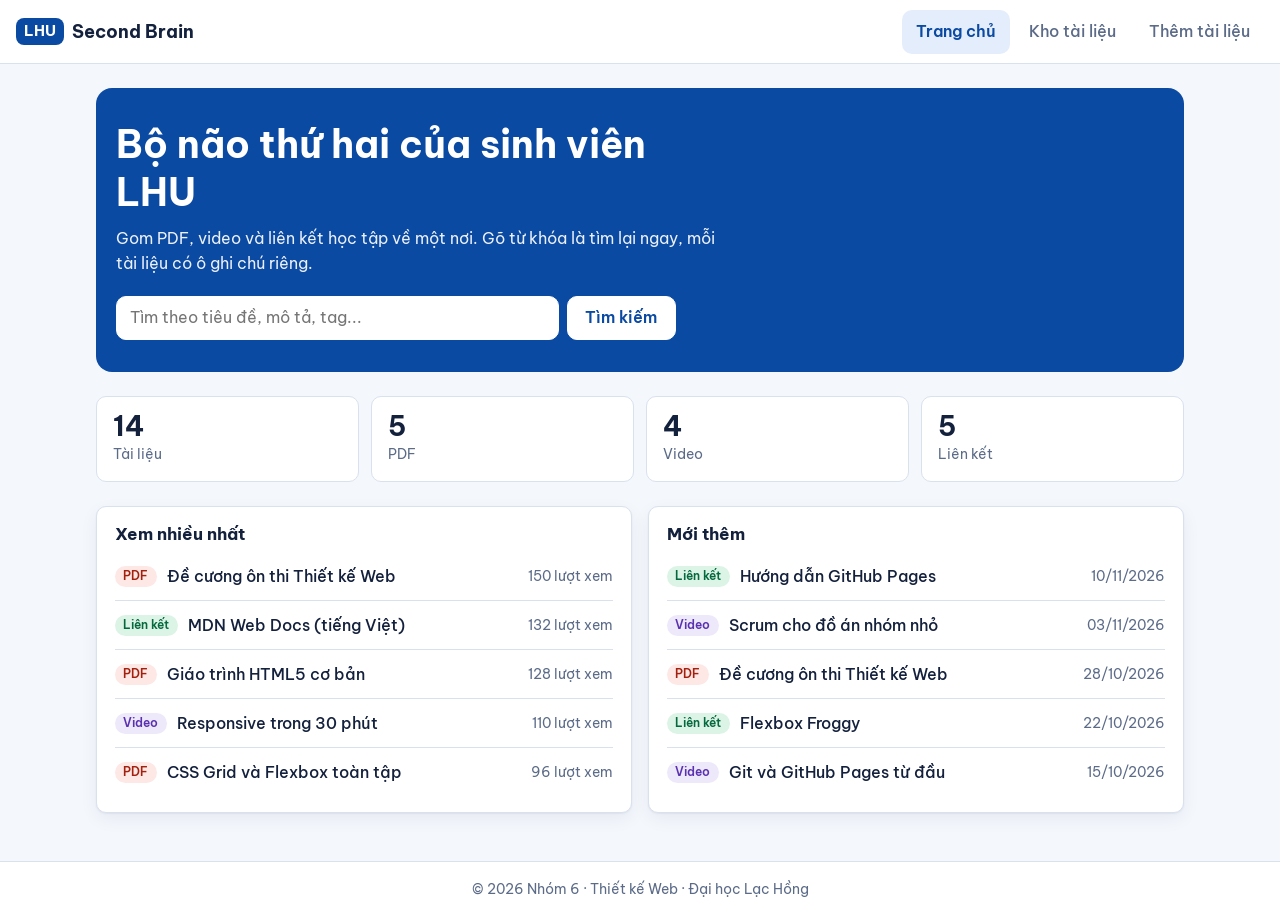
<file: index.html>
<!DOCTYPE html>
<html lang="vi">
<head>
<meta charset="UTF-8">
<meta name="viewport" content="width=device-width, initial-scale=1, viewport-fit=cover">
<title>LHU Second Brain · Kho tài liệu cá nhân</title>
<link rel="preconnect" href="https://fonts.googleapis.com">
<link rel="stylesheet" href="https://fonts.googleapis.com/css2?family=Be+Vietnam+Pro:wght@400;500;600;700&display=swap">
<style>
:root{
  --bg:#f4f7fc;--surface:#fff;--ink:#14213d;--muted:#5b6b88;--line:#d9e1ef;
  --primary:#0b4aa2;--primary-ink:#fff;--primary-soft:#e4edfb;--danger:#b42318;--ok:#067647;
  --pdf-bg:#fde8e6;--pdf-fg:#a3200f;--video-bg:#eee8fb;--video-fg:#5a32b0;--link-bg:#dcf4e6;--link-fg:#05683e;
  --r:10px;--shadow:0 1px 2px rgba(20,33,61,.06),0 6px 18px rgba(20,33,61,.06);
  --font:"Be Vietnam Pro",system-ui,-apple-system,"Segoe UI",Roboto,Arial,sans-serif;
  color-scheme:light;
  box-sizing:border-box;padding-top:env(safe-area-inset-top,0px);padding-bottom:env(safe-area-inset-bottom,0px);
}
@media (prefers-color-scheme:dark){:root:not([data-theme="light"]){
  --bg:#0c1426;--surface:#14203a;--ink:#e8eefb;--muted:#9fb0cf;--line:#26385c;
  --primary:#6aa4ff;--primary-ink:#06142e;--primary-soft:#1a2c52;--danger:#ff8a7a;--ok:#5fd39b;
  --pdf-bg:#4a1d18;--pdf-fg:#ffb4a8;--video-bg:#33265c;--video-fg:#cdb8ff;--link-bg:#12402c;--link-fg:#8be0b4;
  --shadow:none;color-scheme:dark}}
:root[data-theme="dark"]{
  --bg:#0c1426;--surface:#14203a;--ink:#e8eefb;--muted:#9fb0cf;--line:#26385c;
  --primary:#6aa4ff;--primary-ink:#06142e;--primary-soft:#1a2c52;--danger:#ff8a7a;--ok:#5fd39b;
  --pdf-bg:#4a1d18;--pdf-fg:#ffb4a8;--video-bg:#33265c;--video-fg:#cdb8ff;--link-bg:#12402c;--link-fg:#8be0b4;
  --shadow:none;color-scheme:dark}
html{height:100%;scroll-padding-top:env(safe-area-inset-top,0px)}
*,*::before,*::after{box-sizing:inherit}
body{margin:0;min-height:100%;background:var(--bg);color:var(--ink);font:400 16px/1.6 var(--font);display:flex;flex-direction:column}
h1,h2,h3{line-height:1.25;margin:0}
button,input,select,textarea{font:inherit;color:inherit}
a{color:var(--primary)}
:focus-visible{outline:3px solid var(--primary);outline-offset:2px}
.wrap{width:100%;max-width:1120px;margin:0 auto;padding:0 1rem}

/* Header */
.top{background:var(--surface);border-bottom:1px solid var(--line)}
.nav{display:flex;align-items:center;justify-content:space-between;gap:.75rem;flex-wrap:wrap;padding:.6rem 1rem}
.brand{font-weight:700;font-size:1.1rem;color:var(--ink);text-decoration:none;display:flex;gap:.5rem;align-items:center}
.brand b{background:var(--primary);color:var(--primary-ink);border-radius:8px;padding:.1rem .5rem;font-size:.95rem}
.menu{display:flex;gap:.25rem;list-style:none;margin:0;padding:0;flex-wrap:wrap}
.menu a{display:inline-flex;align-items:center;min-height:44px;padding:0 .9rem;border-radius:var(--r);text-decoration:none;color:var(--muted);font-weight:500}
.menu a:hover{background:var(--primary-soft);color:var(--ink)}
.menu a[aria-current="page"]{background:var(--primary-soft);color:var(--primary);font-weight:600}
main{flex:1;padding:1.5rem 0 3rem}
.view[hidden]{display:none}

/* Buttons & fields */
.btn{display:inline-flex;align-items:center;justify-content:center;gap:.4rem;min-height:44px;padding:0 1.1rem;border-radius:var(--r);border:1px solid var(--primary);background:var(--primary);color:var(--primary-ink);font-weight:600;cursor:pointer;text-decoration:none;transition:filter .15s,background .15s}
.btn:hover{filter:brightness(1.08)}
.btn:disabled,.btn[aria-disabled="true"]{opacity:.45;cursor:not-allowed;filter:none}
.btn.ghost{background:transparent;color:var(--primary)}
.btn.ghost:hover{background:var(--primary-soft)}
.btn.danger{background:transparent;border-color:var(--danger);color:var(--danger)}
.input{width:100%;min-height:44px;padding:.5rem .8rem;border:1px solid var(--line);border-radius:var(--r);background:var(--surface)}
textarea.input{resize:vertical;min-height:7rem}
.input[aria-invalid="true"]{border-color:var(--danger)}
.err{display:block;min-height:1.25rem;color:var(--danger);font-size:.85rem}

/* Hero */
.hero{background:var(--primary);color:var(--primary-ink);border-radius:16px;padding:2rem 1.25rem;margin-bottom:1.5rem}
.hero h1{font-size:clamp(1.6rem,4vw,2.4rem);max-width:20ch}
.hero p{margin:.6rem 0 1.2rem;max-width:56ch;opacity:.92}
.hero form{display:flex;gap:.5rem;flex-wrap:wrap;max-width:560px}
.hero .input{flex:1 1 220px;color:#14213d;background:#fff;border-color:#fff}
.hero .btn{background:#fff;color:#0b4aa2;border-color:#fff}

/* Home */
.stats{display:grid;grid-template-columns:repeat(4,1fr);gap:.75rem;margin-bottom:1.5rem}
.stat{background:var(--surface);border:1px solid var(--line);border-radius:var(--r);padding:.9rem 1rem}
.stat strong{display:block;font-size:1.7rem;line-height:1.1}
.stat span{color:var(--muted);font-size:.9rem}
.cols{display:grid;grid-template-columns:1fr 1fr;gap:1rem}
.panel{background:var(--surface);border:1px solid var(--line);border-radius:var(--r);padding:1rem 1.1rem;box-shadow:var(--shadow)}
.panel h2{font-size:1.05rem;margin-bottom:.5rem}
.rows{list-style:none;margin:0;padding:0}
.rows li+li{border-top:1px solid var(--line)}
.row-btn{width:100%;display:flex;align-items:center;gap:.6rem;min-height:48px;padding:.4rem 0;background:none;border:0;text-align:left;cursor:pointer}
.row-btn:hover .row-t{color:var(--primary)}
.row-t{flex:1;font-weight:500;min-width:0}
.row-m{color:var(--muted);font-size:.85rem;white-space:nowrap}

/* Badge, chips */
.badge{display:inline-block;padding:.05rem .55rem;border-radius:99px;font-size:.78rem;font-weight:600;white-space:nowrap}
.badge.pdf{background:var(--pdf-bg);color:var(--pdf-fg)}
.badge.video{background:var(--video-bg);color:var(--video-fg)}
.badge.link{background:var(--link-bg);color:var(--link-fg)}
.chips{display:flex;flex-wrap:wrap;gap:.4rem}
.chip{min-height:44px;padding:0 .9rem;border-radius:99px;border:1px solid var(--line);background:var(--surface);cursor:pointer;transition:background .15s}
.chip:hover{background:var(--primary-soft)}
.chip[aria-pressed="true"]{background:var(--primary);border-color:var(--primary);color:var(--primary-ink);font-weight:600}
.tag{display:inline-block;padding:0 .5rem;border-radius:6px;background:var(--primary-soft);color:var(--primary);font-size:.8rem}

/* Library */
.page-h{font-size:1.6rem;margin-bottom:1rem}
.toolbar{display:grid;grid-template-columns:1fr auto auto auto;gap:.5rem;margin-bottom:.9rem}
.seg{display:flex;border:1px solid var(--line);border-radius:var(--r);overflow:hidden}
.seg button{min-height:44px;padding:0 .9rem;border:0;background:var(--surface);cursor:pointer}
.seg button[aria-pressed="true"]{background:var(--primary);color:var(--primary-ink);font-weight:600}
.count{color:var(--muted);margin:.9rem 0 .75rem}
.docs.card-view{display:grid;grid-template-columns:repeat(3,1fr);gap:1rem}
.doc{background:var(--surface);border:1px solid var(--line);border-radius:var(--r);padding:1rem;cursor:pointer;display:flex;flex-direction:column;gap:.5rem;transition:border-color .15s,box-shadow .15s}
.doc:hover{border-color:var(--primary);box-shadow:var(--shadow)}
.doc h3{font-size:1.02rem}
.doc .desc{margin:0;color:var(--muted);font-size:.92rem;display:-webkit-box;-webkit-line-clamp:2;-webkit-box-orient:vertical;overflow:hidden}
.doc .tags{display:flex;flex-wrap:wrap;gap:.3rem}
.doc .meta{margin-top:auto;display:flex;justify-content:space-between;gap:.5rem;color:var(--muted);font-size:.82rem}
.docs.list-view{display:flex;flex-direction:column;gap:.5rem}
.list-view .doc{flex-direction:row;flex-wrap:wrap;align-items:center;gap:.4rem .8rem;padding:.6rem .9rem}
.list-view .doc h3{flex:1 1 220px;min-width:0}
.list-view .doc .desc{display:none}
.list-view .doc .meta{margin:0;gap:.8rem}
.empty{text-align:center;padding:2.5rem 1rem;background:var(--surface);border:1px dashed var(--line);border-radius:var(--r)}
.empty h2{font-size:1.15rem;margin-bottom:.4rem}
.empty p{color:var(--muted);margin:0 0 1rem}

/* Detail & form */
.back{margin-bottom:1rem}
.grid2{display:grid;grid-template-columns:1.3fr 1fr;gap:1rem;align-items:start}
.card{background:var(--surface);border:1px solid var(--line);border-radius:var(--r);padding:1.25rem;box-shadow:var(--shadow)}
.dmeta{display:flex;flex-wrap:wrap;gap:.4rem .9rem;align-items:center;color:var(--muted);font-size:.9rem;margin-bottom:.7rem}
.card h1{font-size:1.6rem;margin-bottom:.7rem}
.sum{background:var(--bg);border-radius:var(--r);padding:.8rem 1rem;margin:1rem 0}
.sum b{display:block;font-size:.85rem;color:var(--muted);margin-bottom:.2rem}
.sum p{margin:0}
.actions{display:flex;gap:.5rem;flex-wrap:wrap;margin-top:.5rem}
.foot{display:flex;justify-content:space-between;gap:.5rem;margin:.2rem 0 .6rem;color:var(--muted);font-size:.85rem}
.rel{margin-top:1.5rem}
.rel h2{font-size:1.1rem;margin-bottom:.6rem}
.sub{color:var(--muted);margin:.2rem 0 1rem}
.form{max-width:680px}
.f2{display:grid;grid-template-columns:2fr 1fr;gap:1rem}
label{display:block;font-weight:600;margin-bottom:.25rem}
label small{font-weight:400;color:var(--muted)}
.fg{margin-bottom:.4rem}
.state{max-width:520px;margin:2rem auto;text-align:center}

/* Toast */
.toast{position:fixed;left:50%;bottom:calc(1.25rem + env(safe-area-inset-bottom,0px));transform:translate(-50%,20px);opacity:0;pointer-events:none;background:var(--ink);color:var(--bg);padding:.7rem 1.1rem;border-radius:var(--r);font-weight:500;transition:opacity .2s,transform .2s;max-width:90vw;z-index:20}
.toast.show{opacity:1;transform:translate(-50%,0)}
.toast.error{background:var(--danger);color:#fff}
.foot-site{border-top:1px solid var(--line);background:var(--surface);color:var(--muted);text-align:center;padding:1rem;font-size:.88rem}

@media (max-width:900px){
  .docs.card-view{grid-template-columns:repeat(2,1fr)}
  .grid2,.cols{grid-template-columns:1fr}
  .toolbar{grid-template-columns:1fr 1fr}
  .toolbar .input{grid-column:1/-1}
}
@media (max-width:560px){
  .docs.card-view{grid-template-columns:1fr}
  .stats{grid-template-columns:repeat(2,1fr)}
  .f2{grid-template-columns:1fr}
  .toolbar{grid-template-columns:1fr}
  .seg button{flex:1}
}
@media (prefers-reduced-motion:reduce){*{transition:none!important}}
</style>
</head>
<body>
<header class="top">
  <nav class="nav" aria-label="Điều hướng chính">
    <a class="brand" href="#home"><b>LHU</b> Second Brain</a>
    <ul class="menu">
      <li><a href="#home" data-nav="home">Trang chủ</a></li>
      <li><a href="#library" data-nav="library">Kho tài liệu</a></li>
      <li><a href="#add" data-nav="add">Thêm tài liệu</a></li>
    </ul>
  </nav>
</header>

<main>
<div class="wrap">

<!-- TRANG CHỦ -->
<section class="view" id="v-home" hidden>
  <div class="hero">
    <h1>Bộ não thứ hai của sinh viên LHU</h1>
    <p>Gom PDF, video và liên kết học tập về một nơi. Gõ từ khóa là tìm lại ngay, mỗi tài liệu có ô ghi chú riêng.</p>
    <form id="hero-form" role="search">
      <input class="input" id="hero-q" type="search" placeholder="Tìm theo tiêu đề, mô tả, tag..." aria-label="Tìm tài liệu" autocomplete="off">
      <button class="btn" type="submit">Tìm kiếm</button>
    </form>
  </div>
  <div class="stats" id="stats"></div>
  <div class="cols">
    <section class="panel"><h2>Xem nhiều nhất</h2><ul class="rows" id="top-viewed"></ul></section>
    <section class="panel"><h2>Mới thêm</h2><ul class="rows" id="recent"></ul></section>
  </div>
</section>

<!-- KHO TÀI LIỆU -->
<section class="view" id="v-library" hidden>
  <h1 class="page-h">Kho tài liệu</h1>
  <div class="toolbar">
    <input class="input" id="search-input" type="search" placeholder="Tìm theo tiêu đề, mô tả, tag..." aria-label="Tìm tài liệu" autocomplete="off">
    <select class="input" id="type-filter" aria-label="Lọc theo định dạng">
      <option value="all">Tất cả định dạng</option><option value="pdf">PDF</option><option value="video">Video</option><option value="link">Liên kết</option>
    </select>
    <select class="input" id="sort-select" aria-label="Sắp xếp">
      <option value="views">Xem nhiều nhất</option><option value="date">Mới nhất</option><option value="title">Tên A → Z</option>
    </select>
    <div class="seg" id="view-toggle" role="group" aria-label="Kiểu hiển thị">
      <button type="button" data-view="card" aria-pressed="true">Thẻ</button>
      <button type="button" data-view="list" aria-pressed="false">Danh sách</button>
    </div>
  </div>
  <div class="chips" id="tag-chips" aria-label="Lọc theo tag"></div>
  <p class="count" id="result-count" aria-live="polite"></p>
  <div class="docs card-view" id="doc-container"></div>
</section>

<!-- CHI TIẾT -->
<section class="view" id="v-detail" hidden>
  <div class="back"><a class="btn ghost" href="#library">← Quay về Kho tài liệu</a></div>
  <div class="card state" id="not-found" hidden>
    <h2>Không tìm thấy tài liệu</h2>
    <p class="sub">Tài liệu không tồn tại hoặc bạn mở trang này khi chưa chọn tài liệu nào.</p>
    <a class="btn" href="#library">Về Kho tài liệu</a>
  </div>
  <div id="detail-body" hidden>
    <div class="grid2">
      <article class="card">
        <div class="dmeta"><span class="badge" id="d-badge"></span><span id="d-date"></span><span id="d-views"></span></div>
        <h1 id="d-title"></h1>
        <div class="chips" id="d-tags"></div>
        <div class="sum"><b>Mô tả</b><p id="d-desc"></p></div>
        <div class="actions"><a class="btn" id="d-open" target="_blank" rel="noopener noreferrer">Mở tài liệu</a></div>
      </article>
      <aside class="card">
        <h2>Ghi chú cá nhân</h2>
        <p class="sub">Ghi chú riêng của bạn về tài liệu này, tối đa 500 ký tự.</p>
        <label class="sr" for="note" style="position:absolute;left:-9999px">Ghi chú</label>
        <textarea class="input" id="note" maxlength="500" placeholder="Viết ghi chú của bạn ở đây..."></textarea>
        <div class="foot"><span class="err" id="note-err"></span><span id="note-count">0/500</span></div>
        <div class="actions">
          <button class="btn" id="note-save" type="button">Lưu ghi chú</button>
          <button class="btn danger" id="note-del" type="button">Xóa ghi chú</button>
        </div>
      </aside>
    </div>
    <section class="rel" id="rel-sec" hidden><h2>Tài liệu liên quan</h2><div class="docs card-view" id="rel-grid"></div></section>
  </div>
</section>

<!-- THÊM TÀI LIỆU -->
<section class="view" id="v-add" hidden>
  <div class="card form">
    <h1 class="page-h" style="margin-bottom:.2rem">Thêm tài liệu mới</h1>
    <p class="sub">Điền thông tin bên dưới. Nút lưu sẽ bật khi mọi trường hợp lệ.</p>
    <form id="add-form" novalidate>
      <div class="f2">
        <div class="fg"><label for="f-title">Tiêu đề</label>
          <input class="input" id="f-title" maxlength="100" placeholder="VD: Giáo trình HTML5 cơ bản" autocomplete="off">
          <span class="err" id="e-title"></span></div>
        <div class="fg"><label for="f-type">Định dạng</label>
          <select class="input" id="f-type"><option value="">-- Chọn --</option><option value="pdf">PDF</option><option value="video">Video</option><option value="link">Liên kết</option></select>
          <span class="err" id="e-type"></span></div>
      </div>
      <div class="fg"><label for="f-url">Đường dẫn URL <small id="url-hint">(bắt buộc với Video và Liên kết)</small></label>
        <input class="input" id="f-url" type="url" placeholder="https://example.com/tai-lieu" autocomplete="off">
        <span class="err" id="e-url"></span></div>
      <div class="fg"><label for="f-tags">Tags <small>(cách nhau bằng dấu phẩy, tối đa 5)</small></label>
        <input class="input" id="f-tags" placeholder="VD: html, css, ôn thi" autocomplete="off">
        <span class="err" id="e-tags"></span></div>
      <div class="fg"><label for="f-desc">Mô tả</label>
        <textarea class="input" id="f-desc" maxlength="200" placeholder="Mô tả ngắn gọn nội dung tài liệu..."></textarea>
        <div class="foot"><span class="err" id="e-desc"></span><span id="desc-count">0/200</span></div></div>
      <div class="actions"><button class="btn" id="add-submit" type="submit" disabled>Lưu tài liệu</button><a class="btn ghost" href="#library">Hủy</a></div>
    </form>
  </div>
</section>

</div>
</main>
<footer class="foot-site">© 2026 Nhóm 6 · Thiết kế Web · Đại học Lạc Hồng</footer>
<div class="toast" id="toast" role="status" aria-live="polite"></div>

<script>
/* ========== DATA (Data Contract: id,title,type,tags,description,url,views,addedAt,note) ========== */
const DOCUMENTS=[
{id:1,title:"Giáo trình HTML5 cơ bản",type:"pdf",tags:["html","co-ban"],description:"Cấu trúc trang, thẻ semantic, form và bảng. Phù hợp ôn lại kiến thức nền trước khi làm đồ án.",url:"#",views:128,addedAt:"2026-09-05",note:""},
{id:2,title:"CSS Grid và Flexbox toàn tập",type:"pdf",tags:["css","layout"],description:"Cách dựng bố cục hai chiều bằng Grid và một chiều bằng Flexbox, kèm ví dụ responsive.",url:"#",views:96,addedAt:"2026-09-12",note:""},
{id:3,title:"JavaScript thuần: DOM và sự kiện",type:"pdf",tags:["javascript","dom"],description:"Chọn phần tử, gắn sự kiện, tạo và cập nhật giao diện bằng JavaScript không dùng thư viện.",url:"#",views:84,addedAt:"2026-09-20",note:""},
{id:4,title:"Cẩm nang Git cho làm việc nhóm",type:"pdf",tags:["git","lam-nhom"],description:"Quy trình nhánh, commit, pull request và cách giải quyết xung đột khi nhiều người cùng sửa.",url:"#",views:72,addedAt:"2026-10-01",note:""},
{id:5,title:"Đề cương ôn thi Thiết kế Web",type:"pdf",tags:["on-thi","html","css"],description:"Tổng hợp câu hỏi trọng tâm và bài tập mẫu của học phần Thiết kế Web.",url:"#",views:150,addedAt:"2026-10-28",note:""},
{id:6,title:"Responsive trong 30 phút",type:"video",tags:["css","responsive"],description:"Media query, đơn vị tương đối và cách kiểm tra giao diện ở 360, 768 và 1280px.",url:"#",views:110,addedAt:"2026-09-18",note:""},
{id:7,title:"Luyện Regex kiểm tra form",type:"video",tags:["javascript","regex"],description:"Viết biểu thức chính quy kiểm tra email, URL, số điện thoại và báo lỗi ngay khi gõ.",url:"#",views:67,addedAt:"2026-10-08",note:""},
{id:8,title:"Git và GitHub Pages từ đầu",type:"video",tags:["git","deploy"],description:"Tạo repo, đẩy code và bật GitHub Pages để có đường dẫn demo công khai.",url:"#",views:58,addedAt:"2026-10-15",note:""},
{id:9,title:"Scrum cho đồ án nhóm nhỏ",type:"video",tags:["lam-nhom","scrum"],description:"Chia Sprint ngắn, họp nhanh và theo dõi tiến độ bằng bảng Kanban.",url:"#",views:44,addedAt:"2026-11-03",note:""},
{id:10,title:"MDN Web Docs (tiếng Việt)",type:"link",tags:["html","css","javascript","tra-cuu"],description:"Tài liệu tra cứu chuẩn cho HTML, CSS và JavaScript, có ví dụ chạy thử.",url:"https://developer.mozilla.org/vi/",views:132,addedAt:"2026-09-02",note:""},
{id:11,title:"Can I use",type:"link",tags:["css","tra-cuu"],description:"Kiểm tra trình duyệt nào hỗ trợ tính năng CSS, HTML hoặc JavaScript bạn định dùng.",url:"https://caniuse.com/",views:49,addedAt:"2026-09-25",note:""},
{id:12,title:"Regex101",type:"link",tags:["regex","tra-cuu"],description:"Thử và giải thích biểu thức chính quy trực tiếp, hữu ích khi viết validation.",url:"https://regex101.com/",views:61,addedAt:"2026-10-11",note:""},
{id:13,title:"Flexbox Froggy",type:"link",tags:["css","layout","luyen-tap"],description:"Trò chơi luyện Flexbox qua các màn thử thách ngắn.",url:"https://flexboxfroggy.com/#vi",views:38,addedAt:"2026-10-22",note:""},
{id:14,title:"Hướng dẫn GitHub Pages",type:"link",tags:["git","deploy"],description:"Trang chính thức hướng dẫn xuất bản website tĩnh từ repository.",url:"https://docs.github.com/en/pages",views:41,addedAt:"2026-11-10",note:""}
];

/* ========== STORAGE (chỉ nơi này chạm localStorage; có dự phòng bộ nhớ khi bị chặn) ========== */
const KBStorage=(()=>{
  const mem={};
  const read=(k,def)=>{try{const v=localStorage.getItem(k);if(v!==null)return JSON.parse(v)}catch(e){}return mem[k]!==undefined?mem[k]:def};
  const write=(k,v)=>{mem[k]=v;try{localStorage.setItem(k,JSON.stringify(v))}catch(e){}return true};
  const userDocs=()=>read("kb_user_docs",[]);
  const notes=()=>read("kb_notes",{});
  const views=()=>read("kb_views",{});
  return{
    getAllDocuments(){
      const n=notes(),v=views();
      return DOCUMENTS.concat(userDocs()).map(d=>({...d,tags:[...d.tags],views:d.views+(v[d.id]||0),note:n[d.id]!==undefined?n[d.id]:d.note}));
    },
    addDocument(data){
      try{
        const list=userDocs();
        const id=Math.max(999,...list.map(d=>d.id))+1;
        const doc={id,title:data.title,type:data.type,tags:data.tags,description:data.description,url:data.url||"#",views:0,addedAt:new Date().toISOString().slice(0,10),note:""};
        write("kb_user_docs",list.concat(doc));return doc;
      }catch(e){return null}
    },
    increaseViews(id){const v=views();v[id]=(v[id]||0)+1;write("kb_views",v)},
    saveNote(id,text){const n=notes();n[id]=text;write("kb_notes",n)},
    deleteNote(id){const n=notes();n[id]="";write("kb_notes",n)}
  };
})();

/* ========== LOGIC (hàm thuần, không sửa mảng gốc, không đụng DOM) ========== */
const vn=s=>String(s).normalize("NFD").replace(/[\u0300-\u036f]/g,"").replace(/đ/g,"d").replace(/Đ/g,"D").toLowerCase().replace(/-/g," ").replace(/\s+/g," ").trim();
const Logic={
  filterByKeyword(docs,kw){const k=vn(kw||"");if(!k)return[...docs];return docs.filter(d=>vn([d.title,d.description,...d.tags].join(" ")).includes(k))},
  filterByType(docs,t){return!t||t==="all"?[...docs]:docs.filter(d=>d.type===t)},
  filterByTag(docs,tag){return!tag?[...docs]:docs.filter(d=>d.tags.includes(tag))},
  sortByViews(docs,o="desc"){return[...docs].sort((a,b)=>o==="asc"?a.views-b.views:b.views-a.views)},
  sortByDate(docs,o="desc"){return[...docs].sort((a,b)=>o==="asc"?Date.parse(a.addedAt)-Date.parse(b.addedAt):Date.parse(b.addedAt)-Date.parse(a.addedAt))},
  sortByTitle(docs){return[...docs].sort((a,b)=>a.title.localeCompare(b.title,"vi"))},
  getTopViewed(docs,n=5){return Logic.sortByViews(docs).slice(0,n)},
  getRecent(docs,n=5){return Logic.sortByDate(docs).slice(0,n)},
  getAllTags(docs){return[...new Set(docs.flatMap(d=>d.tags))].sort((a,b)=>a.localeCompare(b,"vi"))},
  countByType(docs){return docs.reduce((c,d)=>{c[d.type]=(c[d.type]||0)+1;return c},{pdf:0,video:0,link:0})},
  findById(docs,id){return docs.find(d=>d.id===Number(id))||null},
  findRelated(docs,doc,n=3){
    return docs.filter(d=>d.id!==doc.id).map(d=>({d,s:d.tags.filter(t=>doc.tags.includes(t)).length*2+(d.type===doc.type?1:0),c:d.tags.filter(t=>doc.tags.includes(t)).length}))
      .filter(x=>x.c>0).sort((a,b)=>b.s-a.s||b.d.views-a.d.views).slice(0,n).map(x=>x.d)},
  applyFilters(docs,o){
    let r=Logic.filterByKeyword(docs,o.keyword);r=Logic.filterByType(r,o.type);r=Logic.filterByTag(r,o.tag);
    return o.sortBy==="date"?Logic.sortByDate(r):o.sortBy==="title"?Logic.sortByTitle(r):Logic.sortByViews(r)}
};

/* ========== UI ========== */
const $=id=>document.getElementById(id);
const esc=s=>String(s).replace(/[&<>"']/g,c=>({"&":"&amp;","<":"&lt;",">":"&gt;",'"':"&quot;","'":"&#39;"}[c]));
const TYPE_LABEL={pdf:"PDF",video:"Video",link:"Liên kết"};
const fmtDate=d=>d.split("-").reverse().join("/");
const badge=t=>`<span class="badge ${t}">${TYPE_LABEL[t]}</span>`;
let toastTimer;
function toast(msg,kind){const t=$("toast");t.textContent=msg;t.className="toast show"+(kind==="error"?" error":"");clearTimeout(toastTimer);toastTimer=setTimeout(()=>t.classList.remove("show"),2200)}

const UI={
  cards(docs,el){el.innerHTML=docs.map(d=>`<article class="doc" tabindex="0" role="link" data-open="${d.id}" aria-label="${esc(d.title)}">
    <div>${badge(d.type)}</div><h3>${esc(d.title)}</h3><p class="desc">${esc(d.description)}</p>
    <div class="tags">${d.tags.map(t=>`<span class="tag">${esc(t)}</span>`).join("")}</div>
    <div class="meta"><span>${d.views} lượt xem</span><span>${fmtDate(d.addedAt)}</span></div></article>`).join("")},
  chips(tags,el,active){el.innerHTML=tags.map(t=>`<button class="chip" type="button" data-tag="${esc(t)}" aria-pressed="${t===active}">${esc(t)}</button>`).join("")},
  empty(el){el.innerHTML=`<div class="empty" style="grid-column:1/-1"><h2>Không tìm thấy tài liệu phù hợp</h2><p>Thử đổi từ khóa hoặc bỏ bớt bộ lọc.</p><button class="btn" type="button" data-clear>Xóa bộ lọc</button></div>`},
  rows(docs,el,metaFn){el.innerHTML=docs.map(d=>`<li><button class="row-btn" type="button" data-open="${d.id}">${badge(d.type)}<span class="row-t">${esc(d.title)}</span><span class="row-m">${metaFn(d)}</span></button></li>`).join("")}
};

/* ========== TRẠNG THÁI & ĐIỀU HƯỚNG ========== */
const state={q:"",type:"all",tag:"",sortBy:"views",view:"card",currentId:null};
const ROUTES=["home","library","detail","add"];

function route(){
  const name=ROUTES.includes(location.hash.slice(1))?location.hash.slice(1):"home";
  ROUTES.forEach(r=>$("v-"+r).hidden=r!==name);
  document.querySelectorAll("[data-nav]").forEach(a=>{const on=a.dataset.nav===name||(name==="detail"&&a.dataset.nav==="library");on?a.setAttribute("aria-current","page"):a.removeAttribute("aria-current")});
  ({home:renderHome,library:renderLibrary,detail:renderDetail,add:renderAddForm})[name]();
  window.scrollTo(0,0);
}
function go(name){location.hash==="#"+name?route():(location.hash=name)}
function openDetail(id){state.currentId=Number(id);KBStorage.increaseViews(state.currentId);go("detail")}  // tăng lượt xem đúng 1 lần mỗi lần mở

/* --- Trang chủ --- */
function renderHome(){
  const docs=KBStorage.getAllDocuments(),c=Logic.countByType(docs);
  $("stats").innerHTML=[[docs.length,"Tài liệu"],[c.pdf,"PDF"],[c.video,"Video"],[c.link,"Liên kết"]].map(([n,l])=>`<div class="stat"><strong>${n}</strong><span>${l}</span></div>`).join("");
  UI.rows(Logic.getTopViewed(docs),$("top-viewed"),d=>d.views+" lượt xem");
  UI.rows(Logic.getRecent(docs),$("recent"),d=>fmtDate(d.addedAt));
}

/* --- Kho tài liệu --- */
function renderLibrary(){
  const docs=KBStorage.getAllDocuments();
  const res=Logic.applyFilters(docs,{keyword:state.q,type:state.type,tag:state.tag,sortBy:state.sortBy});
  if($("search-input")!==document.activeElement)$("search-input").value=state.q;
  $("type-filter").value=state.type;$("sort-select").value=state.sortBy;
  document.querySelectorAll("#view-toggle button").forEach(b=>b.setAttribute("aria-pressed",b.dataset.view===state.view));
  UI.chips(Logic.getAllTags(docs),$("tag-chips"),state.tag);
  $("result-count").textContent=res.length?`Tìm thấy ${res.length} tài liệu`:"Không có tài liệu nào";
  const box=$("doc-container");box.className="docs "+(state.view==="list"?"list-view":"card-view");
  res.length?UI.cards(res,box):UI.empty(box);
}

/* --- Chi tiết --- */
function renderDetail(){
  const doc=state.currentId!==null?Logic.findById(KBStorage.getAllDocuments(),state.currentId):null;
  $("not-found").hidden=!!doc;$("detail-body").hidden=!doc;
  if(!doc)return;
  const b=$("d-badge");b.className="badge "+doc.type;b.textContent=TYPE_LABEL[doc.type];
  $("d-date").textContent="Ngày thêm: "+fmtDate(doc.addedAt);$("d-views").textContent=doc.views+" lượt xem";
  $("d-title").textContent=doc.title;$("d-desc").textContent=doc.description;
  $("d-tags").innerHTML=doc.tags.map(t=>`<button class="chip" type="button" data-tag-go="${esc(t)}">${esc(t)}</button>`).join("");
  const open=$("d-open"),has=doc.url&&doc.url!=="#";
  has?(open.href=doc.url,open.removeAttribute("aria-disabled"),open.textContent="Mở tài liệu"):(open.removeAttribute("href"),open.setAttribute("aria-disabled","true"),open.textContent="Chưa có đường dẫn");
  $("note").value=doc.note;updateNoteCount();$("note-err").textContent="";
  const rel=Logic.findRelated(KBStorage.getAllDocuments(),doc,3);
  $("rel-sec").hidden=!rel.length;UI.cards(rel,$("rel-grid"));
}
function updateNoteCount(){$("note-count").textContent=$("note").value.length+"/500"}

/* --- Form thêm --- */
const URL_RE=/^https?:\/\/[^\s/$.?#][^\s]*\.[^\s]{2,}$/i;
const slug=s=>vn(s).replace(/[^a-z0-9 ]/g,"").trim().replace(/\s+/g,"-");
const touched={};
function parseTags(raw){return[...new Set(raw.split(",").map(slug).filter(Boolean))]}
function validate(){
  const e={},title=$("f-title").value.trim(),type=$("f-type").value,url=$("f-url").value.trim(),tags=parseTags($("f-tags").value),desc=$("f-desc").value.trim();
  if(title.length<3||title.length>100)e.title="Tiêu đề cần từ 3 đến 100 ký tự";
  if(!type)e.type="Hãy chọn định dạng";
  if(url?!URL_RE.test(url):type&&type!=="pdf")e.url=url?"Đường dẫn cần bắt đầu bằng http:// hoặc https://":"Video và Liên kết cần có đường dẫn";
  if(!tags.length)e.tags="Nhập ít nhất 1 tag";
  else if(tags.length>5)e.tags="Tối đa 5 tag";
  else if(tags.some(t=>t.length<2||t.length>20))e.tags="Mỗi tag cần từ 2 đến 20 ký tự";
  if(!desc)e.desc="Hãy nhập mô tả ngắn";else if(desc.length>200)e.desc="Mô tả tối đa 200 ký tự";
  return{e,data:{title,type,url,tags,description:desc}};
}
function refreshForm(){
  const{e}=validate();
  ["title","type","url","tags","desc"].forEach(k=>{
    const show=touched[k]&&e[k],inp=$("f-"+k);
    $("e-"+k).textContent=show?e[k]:"";inp.setAttribute("aria-invalid",show?"true":"false");
  });
  $("desc-count").textContent=$("f-desc").value.length+"/200";
  $("url-hint").textContent=$("f-type").value==="pdf"?"(có thể để trống với PDF)":"(bắt buộc với Video và Liên kết)";
  $("add-submit").disabled=Object.keys(e).length>0;
}
function renderAddForm(){$("add-form").reset();Object.keys(touched).forEach(k=>delete touched[k]);refreshForm()}

/* ========== SỰ KIỆN ========== */
document.addEventListener("click",ev=>{
  const t=ev.target;
  const open=t.closest("[data-open]");if(open){openDetail(open.dataset.open);return}
  const chip=t.closest("#tag-chips [data-tag]");
  if(chip){state.tag=state.tag===chip.dataset.tag?"":chip.dataset.tag;renderLibrary();return}
  const tg=t.closest("[data-tag-go]");if(tg){state.tag=tg.dataset.tagGo;state.q="";state.type="all";go("library");return}
  if(t.closest("[data-clear]")){Object.assign(state,{q:"",type:"all",tag:""});renderLibrary();return}
  const v=t.closest("#view-toggle button");if(v){state.view=v.dataset.view;renderLibrary()}
});
document.addEventListener("keydown",ev=>{
  if(ev.key==="Enter"&&ev.target.matches(".doc[data-open]"))openDetail(ev.target.dataset.open);
});
$("hero-form").addEventListener("submit",ev=>{ev.preventDefault();Object.assign(state,{q:$("hero-q").value.trim(),type:"all",tag:""});go("library")});
$("search-input").addEventListener("input",ev=>{state.q=ev.target.value;renderLibrary()});
$("type-filter").addEventListener("change",ev=>{state.type=ev.target.value;renderLibrary()});
$("sort-select").addEventListener("change",ev=>{state.sortBy=ev.target.value;renderLibrary()});

$("note").addEventListener("input",()=>{updateNoteCount();$("note-err").textContent=""});
$("note-save").addEventListener("click",()=>{
  const text=$("note").value.trim();
  if(!text){$("note-err").textContent="Ghi chú đang trống";return}
  if(text.length>500){$("note-err").textContent="Ghi chú tối đa 500 ký tự";return}
  KBStorage.saveNote(state.currentId,text);$("note").value=text;updateNoteCount();toast("Đã lưu ghi chú");
});
$("note-del").addEventListener("click",()=>{
  if(!$("note").value&&!Logic.findById(KBStorage.getAllDocuments(),state.currentId).note){toast("Chưa có ghi chú để xóa","error");return}
  KBStorage.deleteNote(state.currentId);$("note").value="";updateNoteCount();toast("Đã xóa ghi chú");
});

["title","type","url","tags","desc"].forEach(k=>{
  const el=$("f-"+k);
  el.addEventListener("input",()=>{touched[k]=true;if(k==="type")touched.url=touched.url||!!$("f-url").value;refreshForm()});
  el.addEventListener("change",()=>{touched[k]=true;refreshForm()});
  el.addEventListener("blur",()=>{touched[k]=true;refreshForm()});
});
$("add-form").addEventListener("submit",ev=>{
  ev.preventDefault();
  const{e,data}=validate();
  if(Object.keys(e).length){Object.keys(e).forEach(k=>touched[k]=true);refreshForm();return}
  const doc=KBStorage.addDocument(data);
  if(!doc){toast("Không lưu được tài liệu","error");return}
  $("add-submit").disabled=true;toast("Đã lưu tài liệu");
  Object.assign(state,{q:"",type:"all",tag:"",sortBy:"date"});
  setTimeout(()=>go("library"),1000);
});

window.addEventListener("hashchange",route);
route();
</script>
</body>
</html>
</file>
